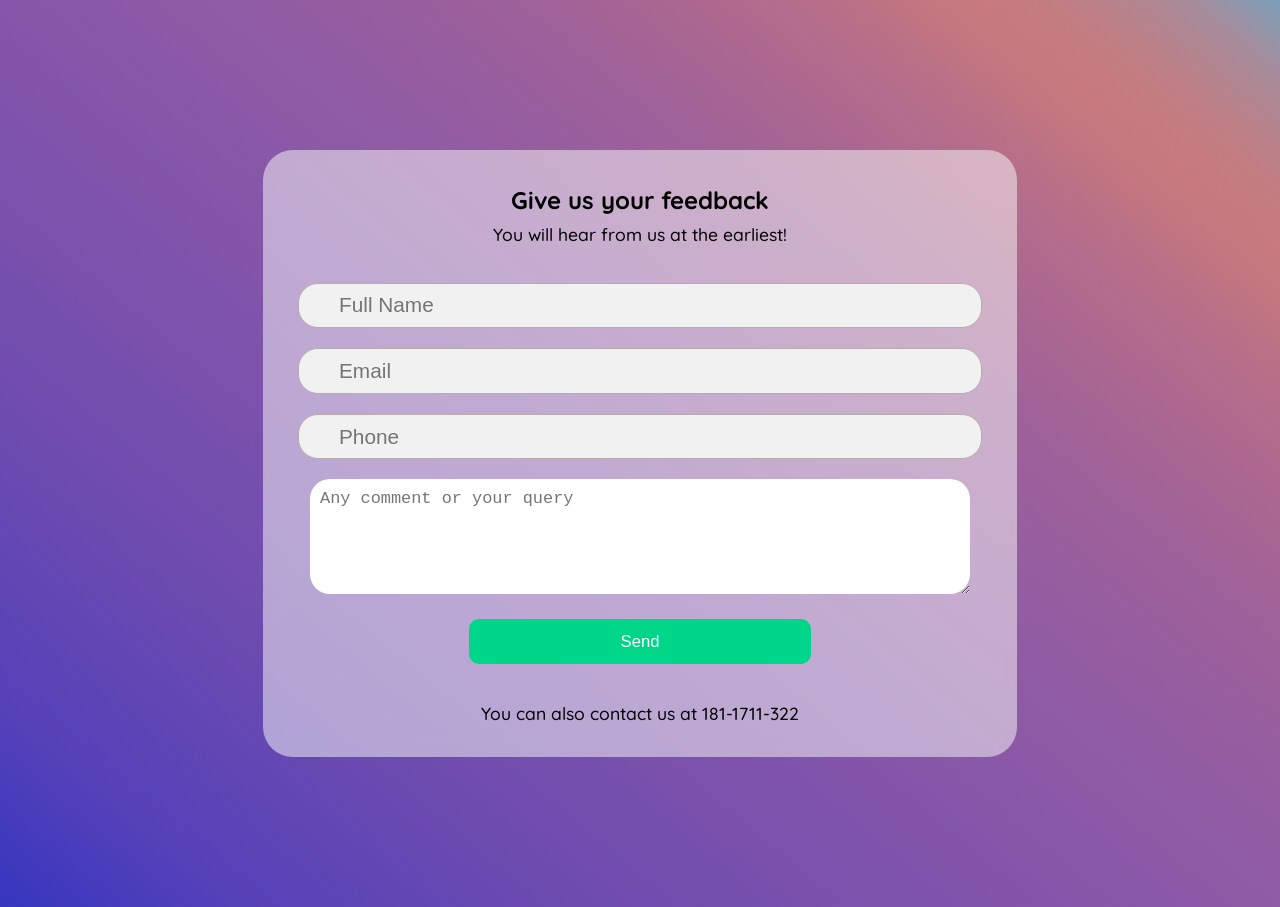
<file: ytsumproject/ytsumproject/templates/contactus.html>
<!DOCTYPE html>
<html lang="en">
<head>
    <meta charset="UTF-8">
    <meta http-equiv="X-UA-Compatible" content="IE=edge">
    <meta name="viewport" content="width=device-width, initial-scale=1.0">
    <title>Give us your Feedback!</title>
   
    <link href="https://fonts.googleapis.com/css2?family=Quicksand:wght@300;400;500;600&display=swap" rel="stylesheet">
    <!-- Your CSS styles -->
    <style>
        body {
            background-image: linear-gradient(40deg,
                    hsl(240deg 56% 48%) 0%,
                    hsl(250deg 48% 49%) 10%,
                    hsl(260deg 40% 49%) 24%,
                    hsl(271deg 34% 50%) 42%,
                    hsl(285deg 28% 50%) 57%,
                    hsl(305deg 24% 50%) 68%,
                    hsl(325deg 29% 54%) 75%,
                    hsl(340deg 34% 58%) 81%,
                    hsl(354deg 40% 62%) 85%,
                    hsl(358deg 39% 63%) 89%,
                    hsl(353deg 31% 62%) 92%,
                    hsl(345deg 22% 61%) 94%,
                    hsl(330deg 14% 60%) 96%,
                    hsl(284deg 9% 60%) 97%,
                    hsl(232deg 12% 62%) 98%,
                    hsl(212deg 22% 61%) 99%,
                    hsl(204deg 32% 60%) 100%,
                    hsl(200deg 41% 58%) 100%);
            background-repeat: no-repeat;
            height: 99vh;
            overflow-y: hidden;
            display: flex;
            justify-content: center;
            align-items: center;
            font-family: 'Quicksand', sans-serif;
        }

        .formBox {
            padding: 15px;
            text-align: center;
            min-height: 50vh;
            min-width: 50vw;
            display: flex;
            flex-direction: column;
            background: #f8f8f885;
            border-radius: 30px;
            backdrop-filter: blur(10px);
        }

        h2 {
            margin-bottom: -10px;
        }

        p {
            font-weight: 500;
            font-size: 1.1em;
        }

        form {
            padding: 10px;
        }

        form > div {
            padding: 10px;
            position: relative;
            font-size: 1.3em;
        }

        form > div i {
            position: absolute;
            top: 22px;
            margin-left: 10px;
            opacity: 0.6;
        }

        form > div input {
            height: 2em;
            width: 70vw;
            padding-left: 40px;
            font-size: 1em;
            border-radius: 20px;
            outline: none;
            border: 1px solid #b5adad;
            background-color: #f1f1f1;
        }

        div > input:focus {
            border: 1px solid #6f6a6a;
        }

        form > div:hover > i {
            opacity: 1;
            transition: opacity 1s;
        }

        textarea {
            border: none;
            width: 70vw;
            border-radius: 20px;
            padding: 10px;
            outline: none;
            font-size: 1em;
        }

        button {
            width: 50%;
            height: 5vh;
            color: #ffffff;
            background: #00d689;
            outline: none;
            border: none;
            border-radius: 10px;
            cursor: pointer;
            font-size: 0.8em;
        }

        @media screen and (min-width: 900px) {
            form > div input {
                width: 50vw;
            }

            textarea {
                width: 50vw;
            }
        }
    </style>
</head>
<body>
    <div class="formBox">
        <h2>Give us your feedback</h2>
        <p>You will hear from us at the earliest!</p>
        <form action="#">
            <div class="nameInp">
                <i class="fa fa-user icon"></i>
                <input type="text" placeholder="Full Name" name="name" id="name">
            </div>
            <div class="mailInp">
                <i class="fa fa-envelope"></i>
                <input type="email" name="mail" id="mail" placeholder="Email">
            </div>
            <div class="phoneInp">
                <i class="fa-solid fa-phone"></i>
                <input type="number" name="phone" id="phone" placeholder="Phone" min="100000" max="9999999999">
            </div>
            <div class="queryInp">
                <textarea name="query" id="query" cols="30" rows="5"
                    placeholder="Any comment or your query"></textarea>
            </div>
            <div class="submitBtn">
                <button id="btn" onclick="notif()">Send</button>
            </div>
        </form>
        <p class="extra">You can also contact us at 181-1711-322</p>
    </div>
</body>
</html>
</file>
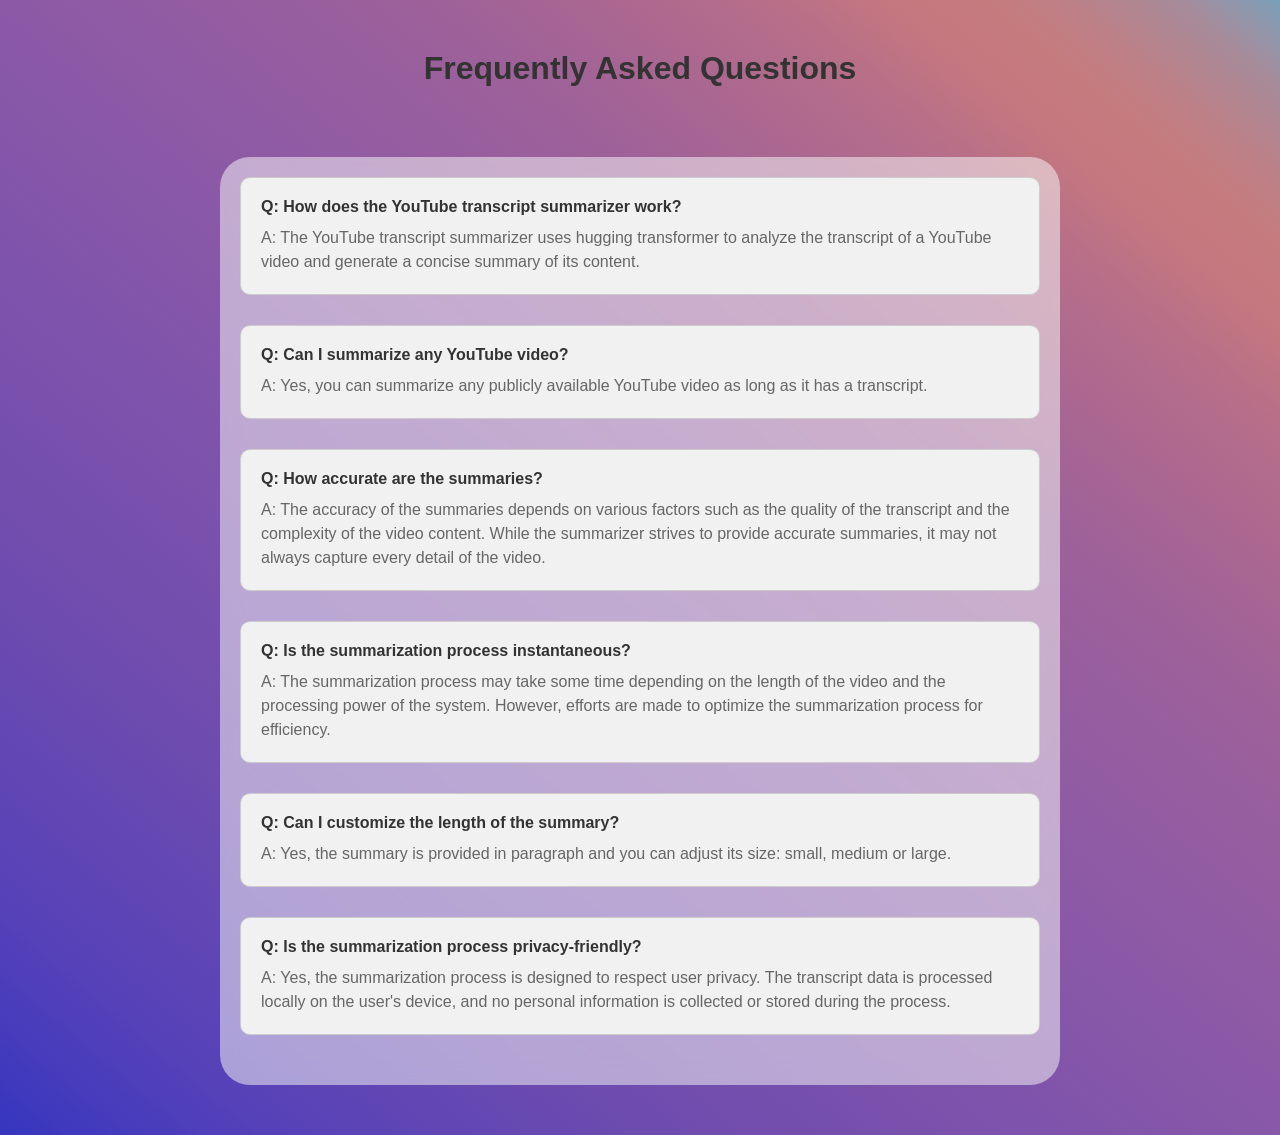
<file: ytsumproject/ytsumproject/templates/faqs.html>
<!DOCTYPE html>
<html lang="en">
<head>
    <meta charset="UTF-8">
    <meta name="viewport" content="width=device-width, initial-scale=1.0">
    <title>FAQs</title>
    <style>
        body {
            font-family: 'Quicksand', sans-serif;
            margin: 0;
            padding: 0;
            background-image: linear-gradient(40deg,
                    hsl(240deg 56% 48%) 0%,
                    hsl(250deg 48% 49%) 10%,
                    hsl(260deg 40% 49%) 24%,
                    hsl(271deg 34% 50%) 42%,
                    hsl(285deg 28% 50%) 57%,
                    hsl(305deg 24% 50%) 68%,
                    hsl(325deg 29% 54%) 75%,
                    hsl(340deg 34% 58%) 81%,
                    hsl(354deg 40% 62%) 85%,
                    hsl(358deg 39% 63%) 89%,
                    hsl(353deg 31% 62%) 92%,
                    hsl(345deg 22% 61%) 94%,
                    hsl(330deg 14% 60%) 96%,
                    hsl(284deg 9% 60%) 97%,
                    hsl(232deg 12% 62%) 98%,
                    hsl(212deg 22% 61%) 99%,
                    hsl(204deg 32% 60%) 100%,
                    hsl(200deg 41% 58%) 100%);
            background-repeat: no-repeat;
            min-height: 100vh;
            display: flex;
            flex-direction: column;
            align-items: center;
        }

        .container {
            max-width: 800px;
            margin: 50px auto;
            padding: 20px;
            background-color: #f8f8f885;
            border-radius: 30px;
            backdrop-filter: blur(10px);
            overflow-y: auto; /* Enable vertical scroll */
        }

        h1 {
            color: #333;
            text-align: center;
            margin-top: 50px; /* Adjust top margin */
            margin-bottom: 20px;
        }

        .faq-item {
            margin-bottom: 30px;
            padding: 20px;
            border: 1px solid #ccc;
            border-radius: 10px;
            background-color: #f1f1f1;
        }

        .question {
            color: #333;
            font-weight: bold;
            margin-bottom: 10px;
        }

        .answer {
            color: #666;
            line-height: 1.5;
        }
    </style>
</head>
<body>

<h1>Frequently Asked Questions</h1>

<div class="container">

    <div class="faq-item">
        <div class="question">Q: How does the YouTube transcript summarizer work?</div>
        <div class="answer">A: The YouTube transcript summarizer uses hugging transformer to analyze the transcript of a YouTube video and generate a concise summary of its content.</div>
    </div>

    <div class="faq-item">
        <div class="question">Q: Can I summarize any YouTube video?</div>
        <div class="answer">A: Yes, you can summarize any publicly available YouTube video as long as it has a transcript.</div>
    </div>

    <div class="faq-item">
        <div class="question">Q: How accurate are the summaries?</div>
        <div class="answer">A: The accuracy of the summaries depends on various factors such as the quality of the transcript and the complexity of the video content. While the summarizer strives to provide accurate summaries, it may not always capture every detail of the video.</div>
    </div>

    <div class="faq-item">
        <div class="question">Q: Is the summarization process instantaneous?</div>
        <div class="answer">A: The summarization process may take some time depending on the length of the video and the processing power of the system. However, efforts are made to optimize the summarization process for efficiency.</div>
    </div>

    <div class="faq-item">
        <div class="question">Q: Can I customize the length of the summary?</div>
        <div class="answer">A: Yes, the summary is provided in paragraph and you can adjust its size: small, medium or large.</div>
    </div>

    <div class="faq-item">
        <div class="question">Q: Is the summarization process privacy-friendly?</div>
        <div class="answer">A: Yes, the summarization process is designed to respect user privacy. The transcript data is processed locally on the user's device, and no personal information is collected or stored during the process.</div>
    </div>

</div>

</body>
</html>
</file>
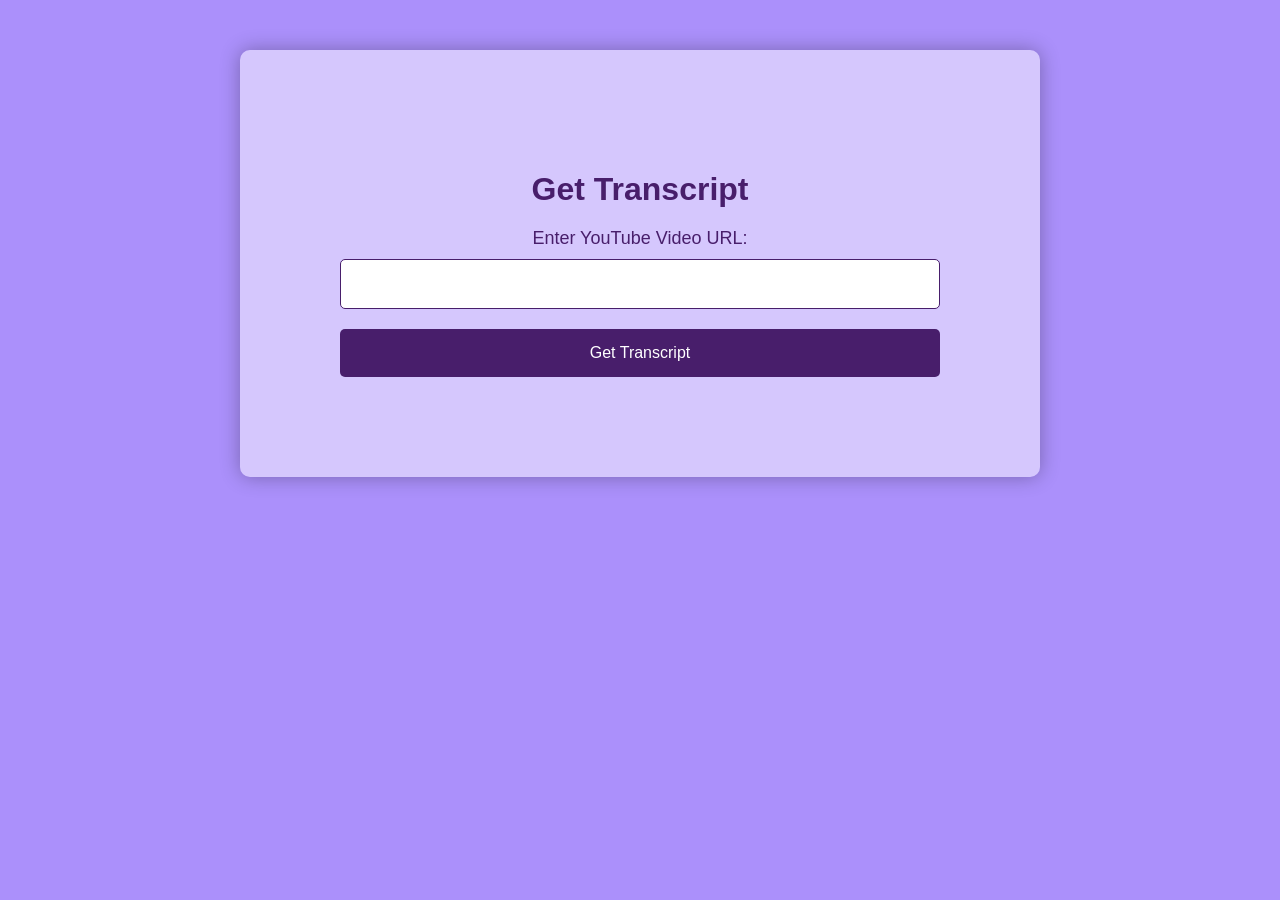
<file: ytsumproject/ytsumproject/templates/gettranscript.html>
<!DOCTYPE html>
<html lang="en">
<head>
    <meta charset="UTF-8">
    <meta name="viewport" content="width=device-width, initial-scale=1.0">
    <title>Get Transcript</title>
    <style>
        body {
            font-family: Arial, sans-serif;
            margin: 0;
            padding: 0;
            background-color: #ab90fb;
        }

        .container {
            max-width: 600px;
            margin: 50px auto;
            padding: 100px;
            background-color: rgba(255, 255, 255, 0.5);
            border-radius: 10px;
            box-shadow: 0 0 20px rgba(0, 0, 0, 0.3);
            text-align: center;
        }

        h1 {
            color: #481e6b;
            margin-bottom: 20px;
        }

        label {
            display: block;
            margin-top: 20px;
            color: #481e6b;
            font-size: 18px;
        }

        input[type="text"] {
            width: 100%;
            padding: 15px;
            font-size: 16px;
            border: 1px solid #481e6b;
            border-radius: 5px;
            box-sizing: border-box;
            margin-top: 10px;
        }

        button {
            display: block;
            width: 100%;
            padding: 15px;
            margin-top: 20px;
            font-size: 16px;
            color: #fff;
            background-color: #481e6b;
            border: none;
            border-radius: 5px;
            cursor: pointer;
        }

        button:hover {
            background-color: #5f2b91;
        }
    </style>
</head>
<body>
    <div class="container">
        <h1>Get Transcript</h1>
        <form action="/get_transcript" method="POST">
            <label for="video_url">Enter YouTube Video URL:</label>
            <input type="text" id="video_url" name="video_url" required>
            <button type="submit">Get Transcript</button>
        </form>
    </div>
</body>
</html>
</file>
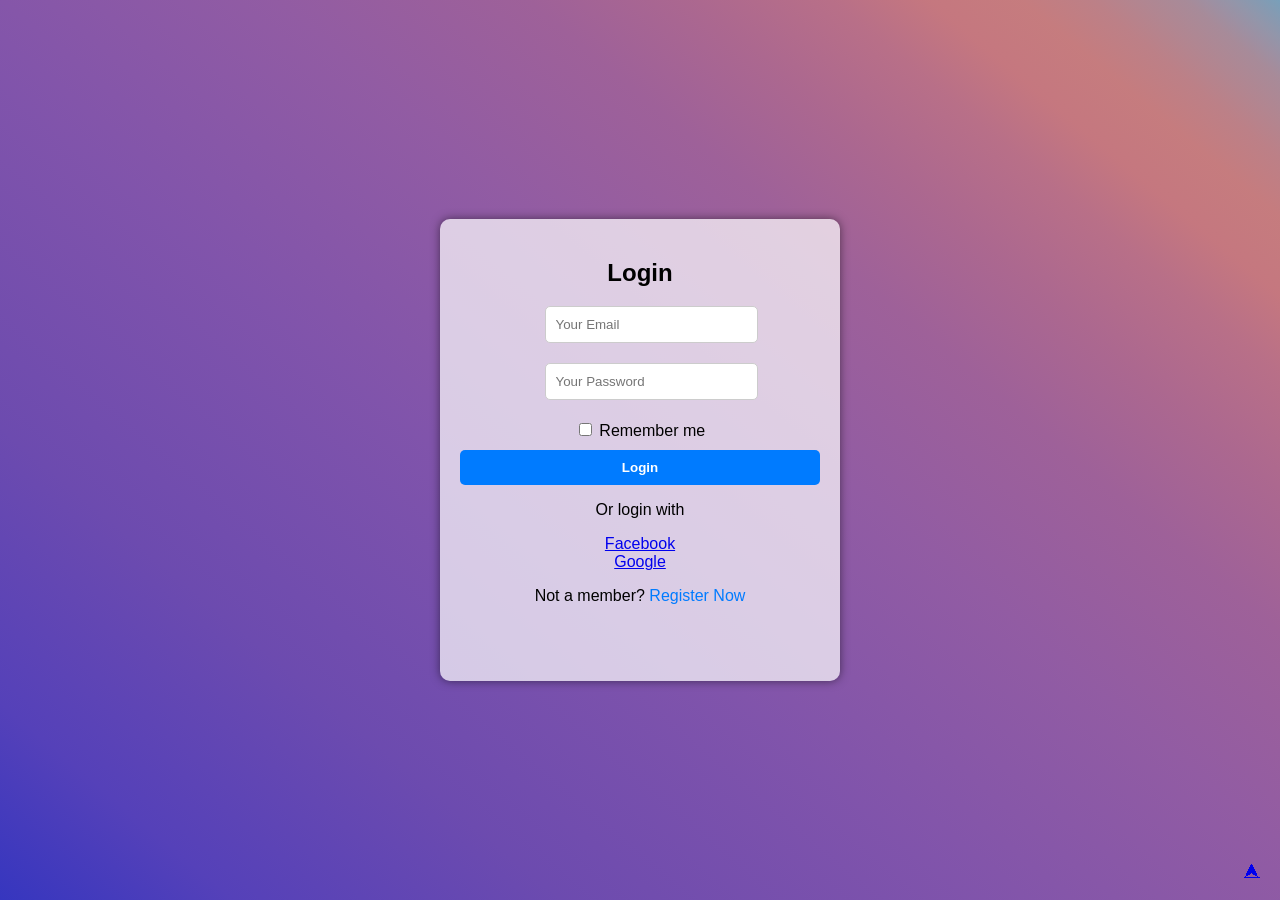
<file: ytsumproject/ytsumproject/templates/login.html>
<!DOCTYPE html>
<html lang="en">
<head>
    <meta charset="UTF-8">
    <meta name="viewport" content="width=device-width, initial-scale=1.0">
    <title>Login/Register</title>
    <style>
        /* CSS styling */
        body {
            background-image: linear-gradient(40deg,
                    hsl(240deg 56% 48%) 0%,
                    hsl(250deg 48% 49%) 10%,
                    hsl(260deg 40% 49%) 24%,
                    hsl(271deg 34% 50%) 42%,
                    hsl(285deg 28% 50%) 57%,
                    hsl(305deg 24% 50%) 68%,
                    hsl(325deg 29% 54%) 75%,
                    hsl(340deg 34% 58%) 81%,
                    hsl(354deg 40% 62%) 85%,
                    hsl(358deg 39% 63%) 89%,
                    hsl(353deg 31% 62%) 92%,
                    hsl(345deg 22% 61%) 94%,
                    hsl(330deg 14% 60%) 96%,
                    hsl(284deg 9% 60%) 97%,
                    hsl(232deg 12% 62%) 98%,
                    hsl(212deg 22% 61%) 99%,
                    hsl(204deg 32% 60%) 100%,
                    hsl(200deg 41% 58%) 100%);
            font-family: Arial, sans-serif;
            margin: 0;
            padding: 0;
            display: flex;
            justify-content: center;
            align-items: center;
            height: 100vh;
        }
        .login-container {
            width: 400px;
            background-color: rgba(255, 255, 255, 0.7);
            border-radius: 10px;
            box-shadow: 0 0 10px rgba(0, 0, 0, 0.5);
            overflow: hidden;
            transition: height 0.5s ease;
        }
        .login-box {
            padding: 20px;
            transition: opacity 0.5s ease;
        }
        .hidden {
            opacity: 0;
            height: 0;
            overflow: hidden;
        }
        form {
            display: flex;
            flex-direction: column;
            align-items: center;
        }
        label {
            margin-bottom: 10px;
        }
        input[type="text"],
        input[type="email"],
        input[type="password"] {
            width: 100%;
            padding: 10px;
            margin-bottom: 10px;
            border: 1px solid #ccc;
            border-radius: 5px;
            outline: none;
        }
        button {
            width: 100%;
            padding: 10px;
            border: none;
            border-radius: 5px;
            background-color: #007bff;
            color: #fff;
            font-weight: bold;
            cursor: pointer;
            transition: background-color 0.3s ease;
        }
        button:hover {
            background-color: #0056b3;
        }
        .next-log {
            color: #007bff;
            text-decoration: none;
            transition: color 0.3s ease;
        }
        .next-log:hover {
            color: #0056b3;
        }
        .top-scroll {
            position: fixed;
            bottom: 20px;
            right: 20px;
            z-index: 999;
        }
    </style>
</head>
<body>
    <div class="login-container">
        <i class="fa fa-times" id="btn-close"></i>
        <div class="login-box">
            <form>
                <h2>Login</h2>
                <label for="log-mail">
                    <i class="fa fa-envelope-o"></i>
                    <input type="email" name="mail" id="log-mail" required placeholder="Your Email">
                </label>
                <label for="log-pass">
                    <i class="fa fa-lock"></i>
                    <input type="password" name="pass" id="log-pass" required placeholder="Your Password">
                </label>
                <label for="chk" class="check">
                    <input type="checkbox" name="chk" id="chk">
                    Remember me
                </label>
                <button type="submit">Login</button>
                <p>Or login with</p>
                <a href="#" class="btn btn-fb">
                    <i class="fa fa-facebook"></i>
                    Facebook
                </a>
                <a href="#" class="btn btn-gg">
                    <i class="fa fa-google"></i>
                    Google
                </a>
                <p>Not a member? <a href="#" class="next-log">Register Now</a></p>
            </form>
        </div>
        <div class="login-box hidden" id="res">
            <form>
                <h2>Register</h2>
                <label for="res-user">
                    <i class="fa fa-user"></i>
                    <input type="text" name="user" id="res-user" required placeholder="User Name">
                </label>
                <label for="res-mail">
                    <i class="fa fa-envelope-o"></i>
                    <input type="email" name="mail" id="res-mail" required placeholder="Your Email">
                </label>
                <label for="res-pass">
                    <i class="fa fa-lock"></i>
                    <input type="password" name="pass" id="res-pass" required placeholder="Your Password">
                </label>
                <label for="res-cfpass">
                    <i class="fa fa-lock"></i>
                    <input type="password" name="cfpass" id="res-cfpass" required placeholder="Confirm Password">
                </label>
                <label for="chk1" class="check">
                    <input type="checkbox" name="chk1" id="chk1">
                    I accept <span>Terms of User</span> & <span>Privacy Policy</span>
                </label>
                <button type="submit">Register</button>
                <p>Already have an account? <a href="#" class="next-log">Login now</a></p>
            </form>
        </div>
    </div>
    <div class="top-scroll">
        <a href="#">&#11165; </a>
    </div>

    <script>
        const loginMenu = document.querySelector('header .active');
        const loginShow = document.querySelector('.login-container');
        const btnClose = document.querySelector('#btn-close');
        loginMenu.addEventListener('click', () => {
            loginShow.style.clipPath = 'circle(100% at 50% 50%)';
        });
        btnClose.addEventListener('click', () => {
            loginShow.style.clipPath = 'circle(0 at 50% 50%)';
        });
        const btnToggle = document.querySelectorAll('.next-log');
        const resForm = document.querySelector('#res'); 
        btnToggle.forEach(item => {
            item.addEventListener('click', () => {
                resForm.classList.toggle('hidden');
            });
        });
    </script>
</body>
</html>
</file>
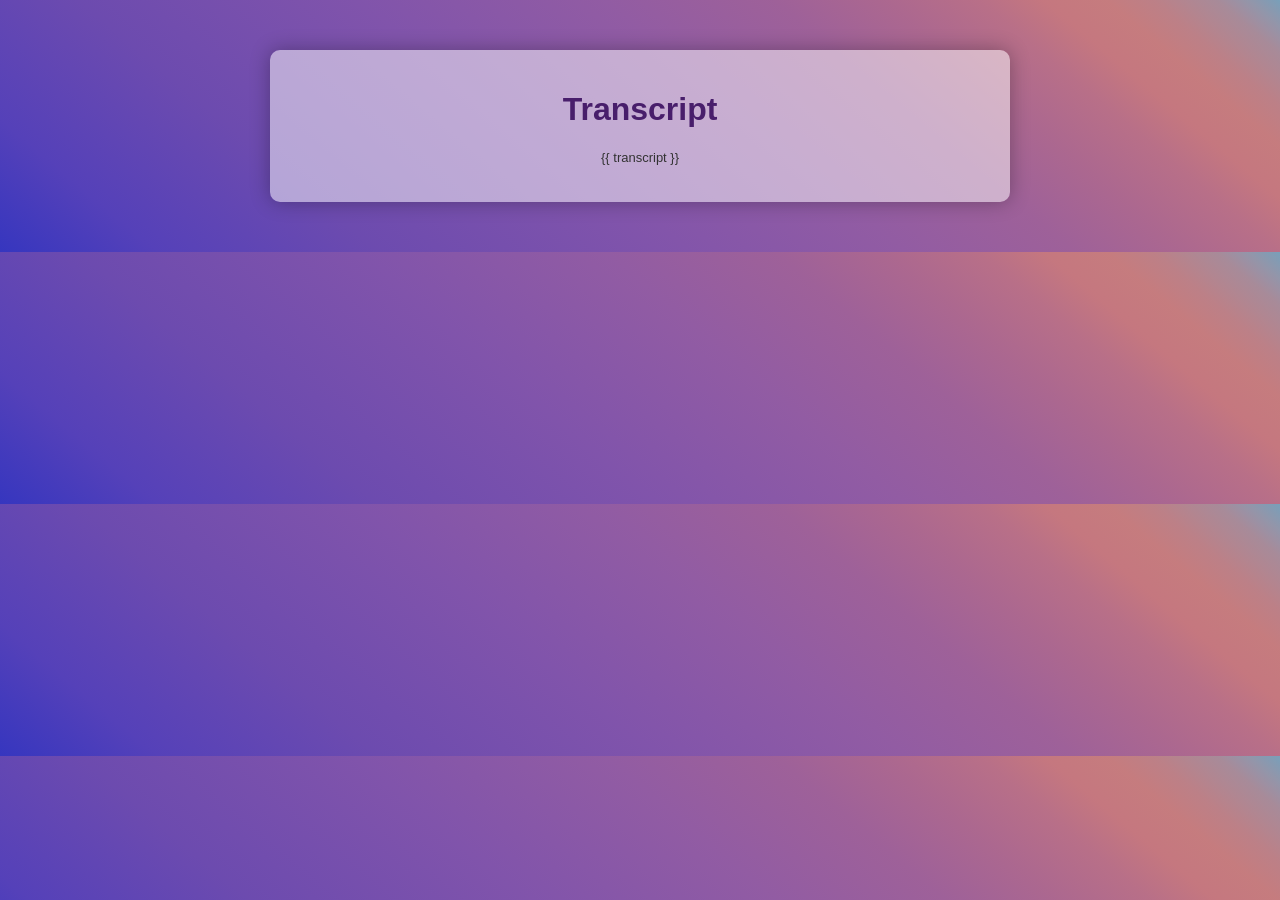
<file: ytsumproject/ytsumproject/templates/transcript.html>
<!DOCTYPE html>
<html lang="en">
<head>
    <meta charset="UTF-8">
    <meta name="viewport" content="width=device-width, initial-scale=1.0">
    <title>Transcript</title>
    <style>
        body {
            font-family: Arial, sans-serif;
            margin: 0;
            padding: 0;
            background-image: linear-gradient(40deg,
                hsl(240deg 56% 48%) 0%,
                hsl(250deg 48% 49%) 10%,
                hsl(260deg 40% 49%) 24%,
                hsl(271deg 34% 50%) 42%,
                hsl(285deg 28% 50%) 57%,
                hsl(305deg 24% 50%) 68%,
                hsl(325deg 29% 54%) 75%,
                hsl(340deg 34% 58%) 81%,
                hsl(354deg 40% 62%) 85%,
                hsl(358deg 39% 63%) 89%,
                hsl(353deg 31% 62%) 92%,
                hsl(345deg 22% 61%) 94%,
                hsl(330deg 14% 60%) 96%,
                hsl(284deg 9% 60%) 97%,
                hsl(232deg 12% 62%) 98%,
                hsl(212deg 22% 61%) 99%,
                hsl(204deg 32% 60%) 100%,
                hsl(200deg 41% 58%) 100%);
        }
        .container {
            max-width: 700px;
            margin: 50px auto;
            padding: 20px;
            background-color: rgba(255, 255, 255, 0.5); /* Semi-transparent white */
            border-radius: 10px;
            box-shadow: 0 0 20px rgba(0, 0, 0, 0.3); /* Black shadow */
            text-align: center;
        }
        h1 {
            color: #481e6b; /* Purple color */
            margin-bottom: 20px;
        }
        p {
            color: #333; /* Dark text color */
            font-size: 13px;
            line-height: 1.6;
        }
    </style>
</head>
<body>
    <div class="container">
        <h1>Transcript</h1>
        <p>{{ transcript }}</p>
    </div>
</body>
</html>
</file>
